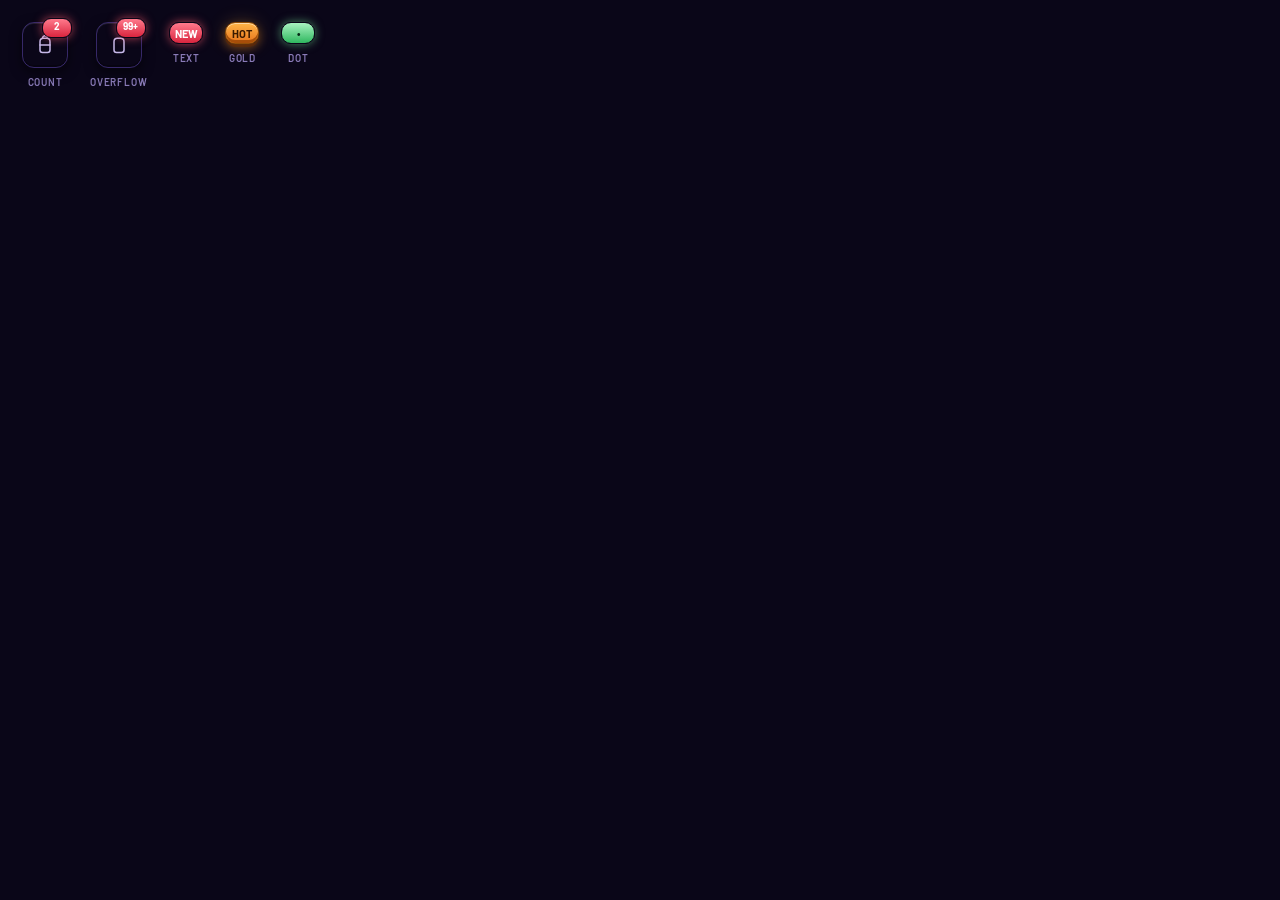
<file: Assets/DesignReference/preview/badges.html>
<!doctype html>
<html><head><meta charset="utf-8"/>
<link rel="stylesheet" href="../ui_kits/mobile/styles.css"/>
<style>
  body { margin: 0; padding: 22px; background: var(--space-void); display: flex; gap: 22px; align-items: flex-start; }
  .col { display: flex; flex-direction: column; gap: 8px; align-items: center; }
  .lbl { font: 600 10px var(--font-ui); letter-spacing: .08em; text-transform: uppercase; color: var(--fg-3); }
  .b { display: inline-flex; align-items: center; justify-content: center; width: 32px; height: 20px; border-radius: 10px; border: 1.5px solid #0A0618; color: #fff; font: 700 11px/1 var(--font-ui); background: linear-gradient(180deg,#FF7A8C,#D9253E); box-shadow: var(--glow-danger); }
  .iconwrap { width: 44px; height: 44px; display: grid; place-items: center; background: var(--grad-panel-raised); border: var(--border-panel); border-radius: 12px; box-shadow: var(--shadow-raised); position: relative; }
</style></head>
<body>
  <div class="col"><div class="iconwrap"><svg width="20" height="20" viewBox="0 0 24 24" fill="none" stroke="#C6B8E8" stroke-width="1.8" stroke-linecap="round" stroke-linejoin="round"><path d="M6 8a4 4 0 0 1 4-4h4a4 4 0 0 1 4 4v10a3 3 0 0 1-3 3H9a3 3 0 0 1-3-3V8Z"/><path d="M9 4a3 3 0 0 1 6 0M6 12h12"/></svg><span class="pf-badge pf-badge--corner">2</span></div><span class="lbl">count</span></div>
  <div class="col"><div class="iconwrap"><svg width="20" height="20" viewBox="0 0 24 24" fill="none" stroke="#C6B8E8" stroke-width="1.8" stroke-linecap="round" stroke-linejoin="round"><path d="M6 8a4 4 0 0 1 4-4h4a4 4 0 0 1 4 4v10a3 3 0 0 1-3 3H9a3 3 0 0 1-3-3V8Z"/></svg><span class="pf-badge pf-badge--corner">99+</span></div><span class="lbl">overflow</span></div>
  <div class="col"><span class="b">NEW</span><span class="lbl">text</span></div>
  <div class="col"><span class="b" style="background:linear-gradient(180deg,#FFB547,#E8751C);box-shadow:var(--shadow-gold);border-color:#8F4E08;color:#3A1A00">HOT</span><span class="lbl">gold</span></div>
  <div class="col"><span class="b" style="background:linear-gradient(180deg,#A8F2C0,#2FB85F);color:#062817;box-shadow:var(--glow-energy);">•</span><span class="lbl">dot</span></div>
</body></html>
</file>
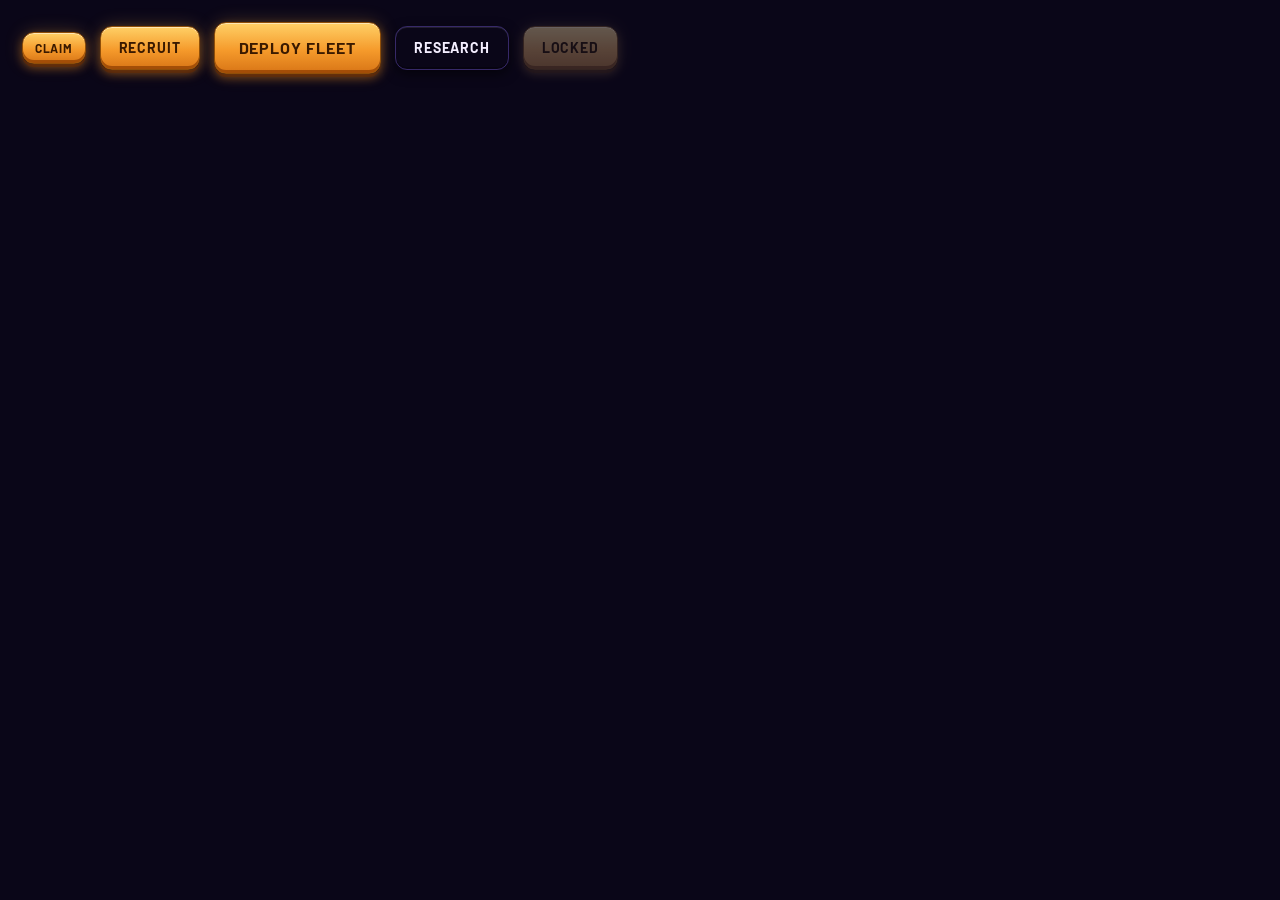
<file: Assets/DesignReference/preview/buttons.html>
<!doctype html>
<html><head><meta charset="utf-8"/>
<link rel="stylesheet" href="../ui_kits/mobile/styles.css"/>
<style>
  body { margin:0; padding: 22px; background: var(--space-void); display: flex; gap: 14px; align-items: center; flex-wrap: wrap; }
</style></head>
<body>
  <button class="pf-btn pf-btn--gold pf-btn--sm">CLAIM</button>
  <button class="pf-btn pf-btn--gold">RECRUIT</button>
  <button class="pf-btn pf-btn--gold pf-btn--lg">DEPLOY FLEET</button>
  <button class="pf-btn pf-btn--ghost">RESEARCH</button>
  <button class="pf-btn pf-btn--gold" disabled>LOCKED</button>
</body></html>
</file>
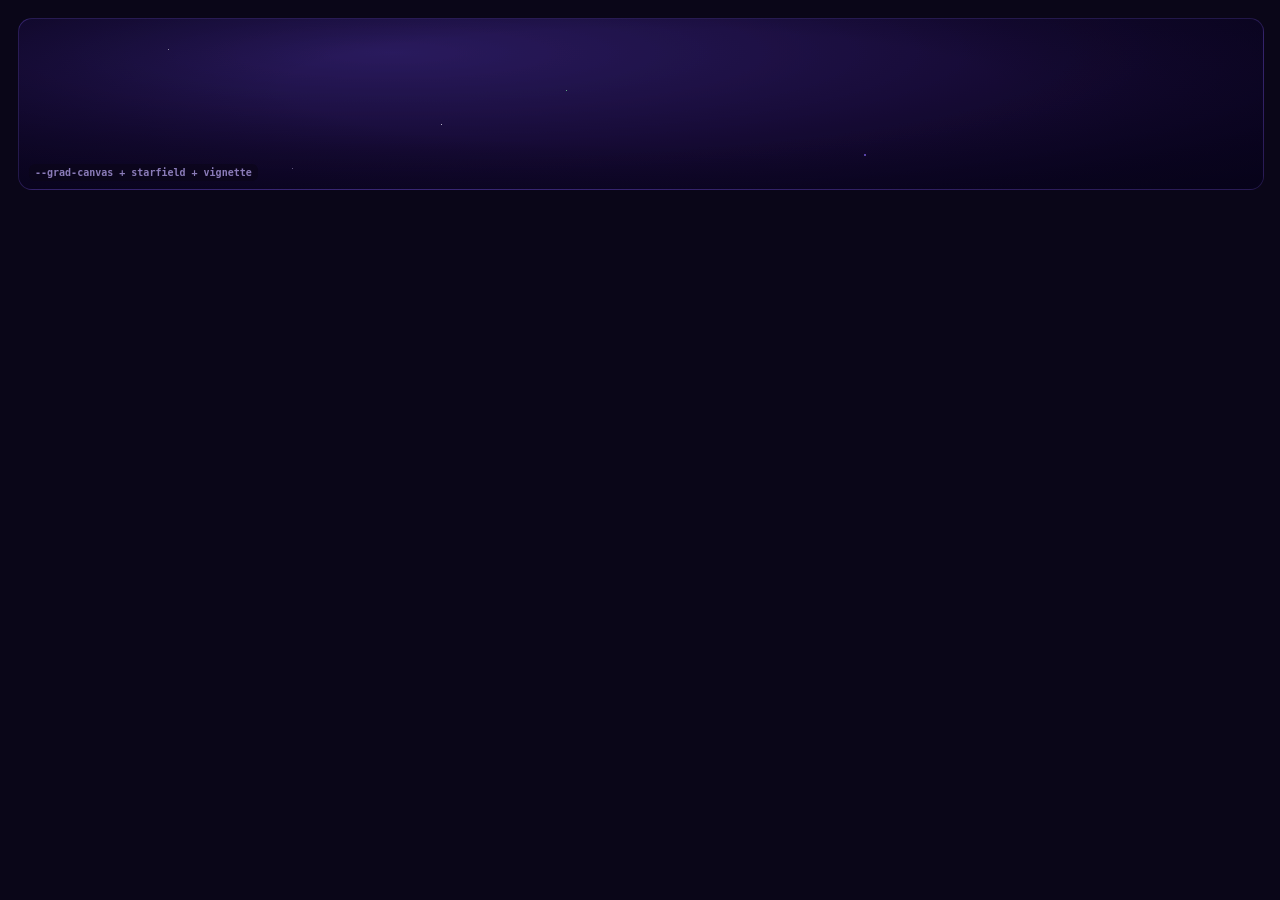
<file: Assets/DesignReference/preview/canvas-bg.html>
<!doctype html>
<html><head><meta charset="utf-8"/>
<link rel="stylesheet" href="../colors_and_type.css"/>
<style>
  body { margin: 0; padding: 18px; background: var(--space-void); font: var(--type-body-sm); color: var(--fg-2); }
  .bg { width: 100%; height: 170px; border-radius: 14px; border: 1px solid rgba(139,108,255,.2); position: relative; overflow: hidden; }
  .canvas { background: var(--grad-canvas); }
  .stars { position: absolute; inset: 0; background-image:
    radial-gradient(1px 1px at 12% 18%, #fff 50%, transparent 50%),
    radial-gradient(1px 1px at 82% 24%, #C6B8E8 50%, transparent 50%),
    radial-gradient(1px 1px at 34% 62%, #fff 50%, transparent 50%),
    radial-gradient(2px 2px at 68% 80%, #8B6CFF 50%, transparent 50%),
    radial-gradient(1.5px 1.5px at 44% 42%, #7BE89B 50%, transparent 50%),
    radial-gradient(1px 1px at 22% 88%, #C6B8E8 50%, transparent 50%); opacity: .7; }
  .vign { position: absolute; inset: 0; background: radial-gradient(ellipse at 50% 40%, transparent 40%, rgba(7,3,26,0.7) 100%); }
  .lbl { position: absolute; bottom: 8px; left: 10px; font: 600 10px var(--font-mono); color: var(--fg-3); background: rgba(10,6,24,.6); padding: 3px 6px; border-radius: 6px; }
</style></head>
<body>
  <div class="bg canvas">
    <div class="stars"></div>
    <div class="vign"></div>
    <span class="lbl">--grad-canvas + starfield + vignette</span>
  </div>
</body></html>
</file>
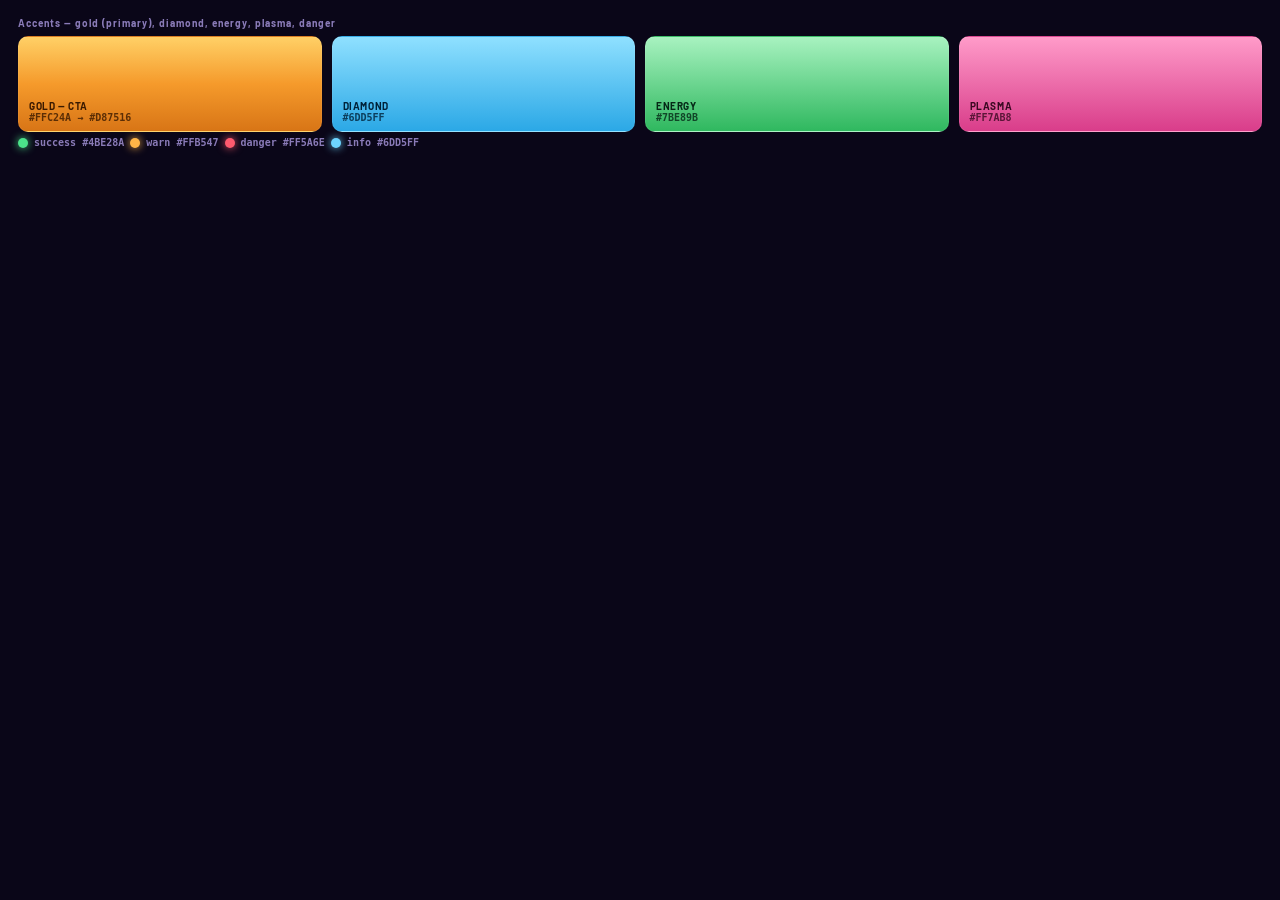
<file: Assets/DesignReference/preview/colors-accents.html>
<!doctype html>
<html><head><meta charset="utf-8"/>
<link rel="stylesheet" href="../colors_and_type.css"/>
<style>
  body { margin: 0; padding: 18px; background: var(--space-void); color: var(--fg-1); font: var(--type-body); }
  .grid { display: grid; grid-template-columns: repeat(4, 1fr); gap: 10px; }
  .sw { border-radius: 10px; height: 78px; display: flex; flex-direction: column; justify-content: flex-end; padding: 8px 10px; border: 1px solid rgba(255,255,255,0.06); }
  .sw .name { font: 700 10px/1.1 var(--font-ui); letter-spacing: .06em; text-transform: uppercase; }
  .sw .hex  { font: 600 10px/1.1 var(--font-mono); opacity: .8; }
  h4 { margin: 0 0 8px; font: 700 10px/1 var(--font-ui); letter-spacing: .1em; color: var(--fg-3); }
  .row { display: flex; gap: 6px; align-items: center; margin-top: 6px; font: 600 10px/1 var(--font-mono); color: var(--fg-3); }
  .dot { width: 10px; height: 10px; border-radius: 50%; box-shadow: 0 0 8px currentColor; }
</style></head>
<body>
  <h4>Accents — gold (primary), diamond, energy, plasma, danger</h4>
  <div class="grid">
    <div class="sw" style="background:linear-gradient(180deg,#FFD066,#F59A2B,#D87516); color:#3A1A00"><span class="name">Gold — CTA</span><span class="hex">#FFC24A → #D87516</span></div>
    <div class="sw" style="background:linear-gradient(180deg,#8FE0FF,#2BA8E6); color:#002239"><span class="name">Diamond</span><span class="hex">#6DD5FF</span></div>
    <div class="sw" style="background:linear-gradient(180deg,#A8F2C0,#2FB85F); color:#062817"><span class="name">Energy</span><span class="hex">#7BE89B</span></div>
    <div class="sw" style="background:linear-gradient(180deg,#FF9BC9,#D93D8A); color:#3A0A22"><span class="name">Plasma</span><span class="hex">#FF7AB8</span></div>
  </div>
  <div class="row">
    <span class="dot" style="color:#4BE28A;background:#4BE28A"></span>success #4BE28A
    <span class="dot" style="color:#FFB547;background:#FFB547"></span>warn #FFB547
    <span class="dot" style="color:#FF5A6E;background:#FF5A6E"></span>danger #FF5A6E
    <span class="dot" style="color:#6DD5FF;background:#6DD5FF"></span>info #6DD5FF
  </div>
</body></html>
</file>
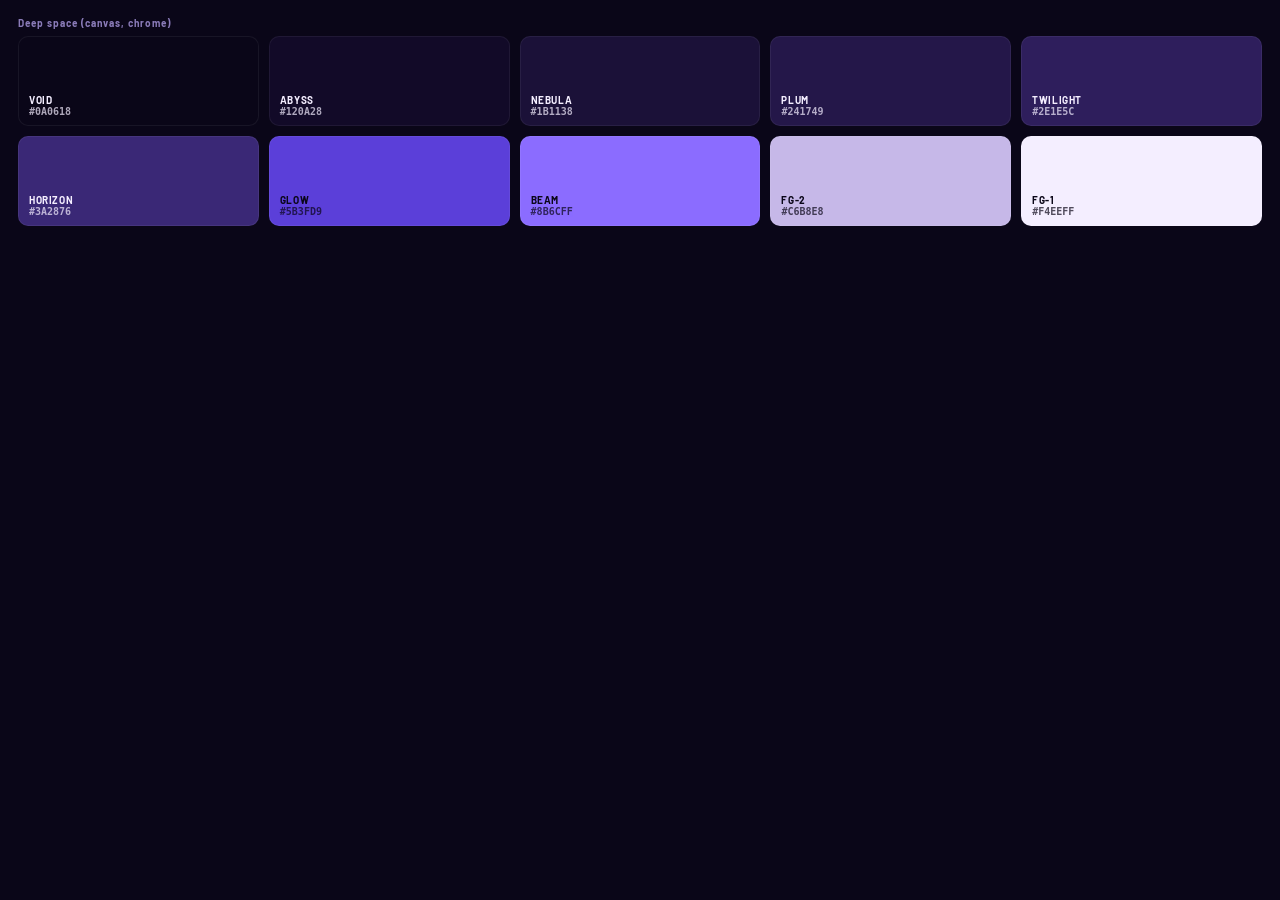
<file: Assets/DesignReference/preview/colors-space.html>
<!doctype html>
<html><head><meta charset="utf-8"/>
<link rel="stylesheet" href="../colors_and_type.css"/>
<style>
  body { margin: 0; padding: 18px; background: var(--space-void); color: var(--fg-1); font: var(--type-body); }
  .grid { display: grid; grid-template-columns: repeat(5, 1fr); gap: 10px; }
  .sw { border-radius: 10px; height: 72px; display: flex; flex-direction: column; justify-content: flex-end; padding: 8px 10px; border: 1px solid rgba(255,255,255,0.06); position: relative; overflow: hidden; }
  .sw .name { font: 700 10px/1.1 var(--font-ui); letter-spacing: .06em; text-transform: uppercase; }
  .sw .hex  { font: 600 10px/1.1 var(--font-mono); opacity: .7; }
  .sw.dark .name, .sw.dark .hex { color: #F4EEFF; }
  .sw.light .name, .sw.light .hex { color: #0A0618; }
  h4 { margin: 0 0 8px; font: 700 10px/1 var(--font-ui); letter-spacing: .1em; color: var(--fg-3); }
</style></head>
<body>
  <h4>Deep space (canvas, chrome)</h4>
  <div class="grid">
    <div class="sw dark" style="background:#0A0618"><span class="name">Void</span><span class="hex">#0A0618</span></div>
    <div class="sw dark" style="background:#120A28"><span class="name">Abyss</span><span class="hex">#120A28</span></div>
    <div class="sw dark" style="background:#1B1138"><span class="name">Nebula</span><span class="hex">#1B1138</span></div>
    <div class="sw dark" style="background:#241749"><span class="name">Plum</span><span class="hex">#241749</span></div>
    <div class="sw dark" style="background:#2E1E5C"><span class="name">Twilight</span><span class="hex">#2E1E5C</span></div>
    <div class="sw dark" style="background:#3A2876"><span class="name">Horizon</span><span class="hex">#3A2876</span></div>
    <div class="sw light" style="background:#5B3FD9"><span class="name">Glow</span><span class="hex">#5B3FD9</span></div>
    <div class="sw light" style="background:#8B6CFF"><span class="name">Beam</span><span class="hex">#8B6CFF</span></div>
    <div class="sw light" style="background:#C6B8E8"><span class="name">fg-2</span><span class="hex">#C6B8E8</span></div>
    <div class="sw light" style="background:#F4EEFF"><span class="name">fg-1</span><span class="hex">#F4EEFF</span></div>
  </div>
</body></html>
</file>
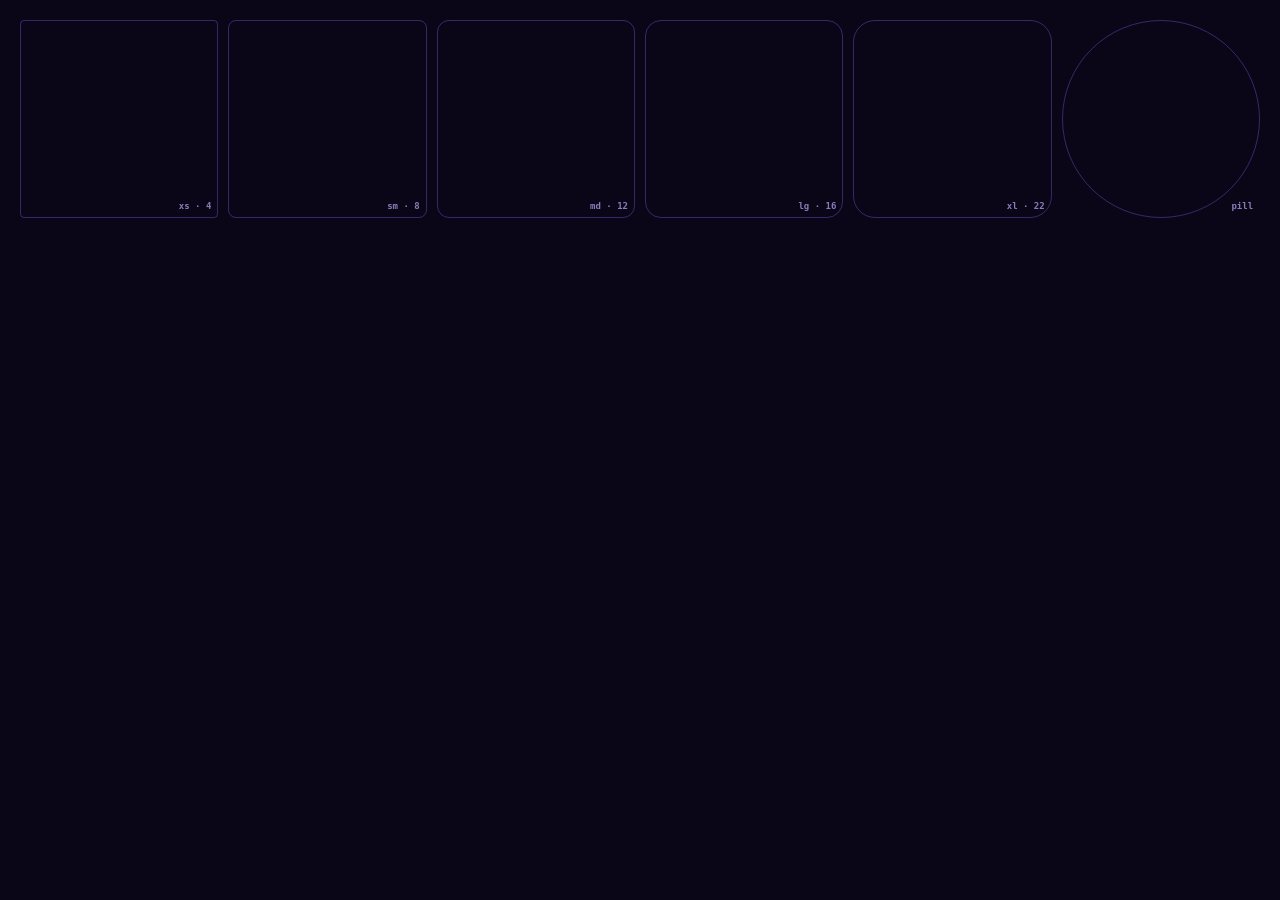
<file: Assets/DesignReference/preview/radii.html>
<!doctype html>
<html><head><meta charset="utf-8"/>
<link rel="stylesheet" href="../colors_and_type.css"/>
<style>
  body { margin: 0; padding: 20px; background: var(--space-void); color: var(--fg-1); font: var(--type-body); }
  .grid { display: grid; grid-template-columns: repeat(6, 1fr); gap: 10px; }
  .r { aspect-ratio: 1; background: var(--grad-panel-raised); border: var(--border-panel); display: grid; place-items: end; padding: 6px; }
  .r .lbl { font: 600 9px/1 var(--font-mono); color: var(--fg-3); }
  .r-xs { border-radius: 4px; }
  .r-sm { border-radius: 8px; }
  .r-md { border-radius: 12px; }
  .r-lg { border-radius: 16px; }
  .r-xl { border-radius: 22px; }
  .r-pill { border-radius: 999px; }
</style></head>
<body>
  <div class="grid">
    <div class="r r-xs"><span class="lbl">xs · 4</span></div>
    <div class="r r-sm"><span class="lbl">sm · 8</span></div>
    <div class="r r-md"><span class="lbl">md · 12</span></div>
    <div class="r r-lg"><span class="lbl">lg · 16</span></div>
    <div class="r r-xl"><span class="lbl">xl · 22</span></div>
    <div class="r r-pill"><span class="lbl">pill</span></div>
  </div>
</body></html>
</file>
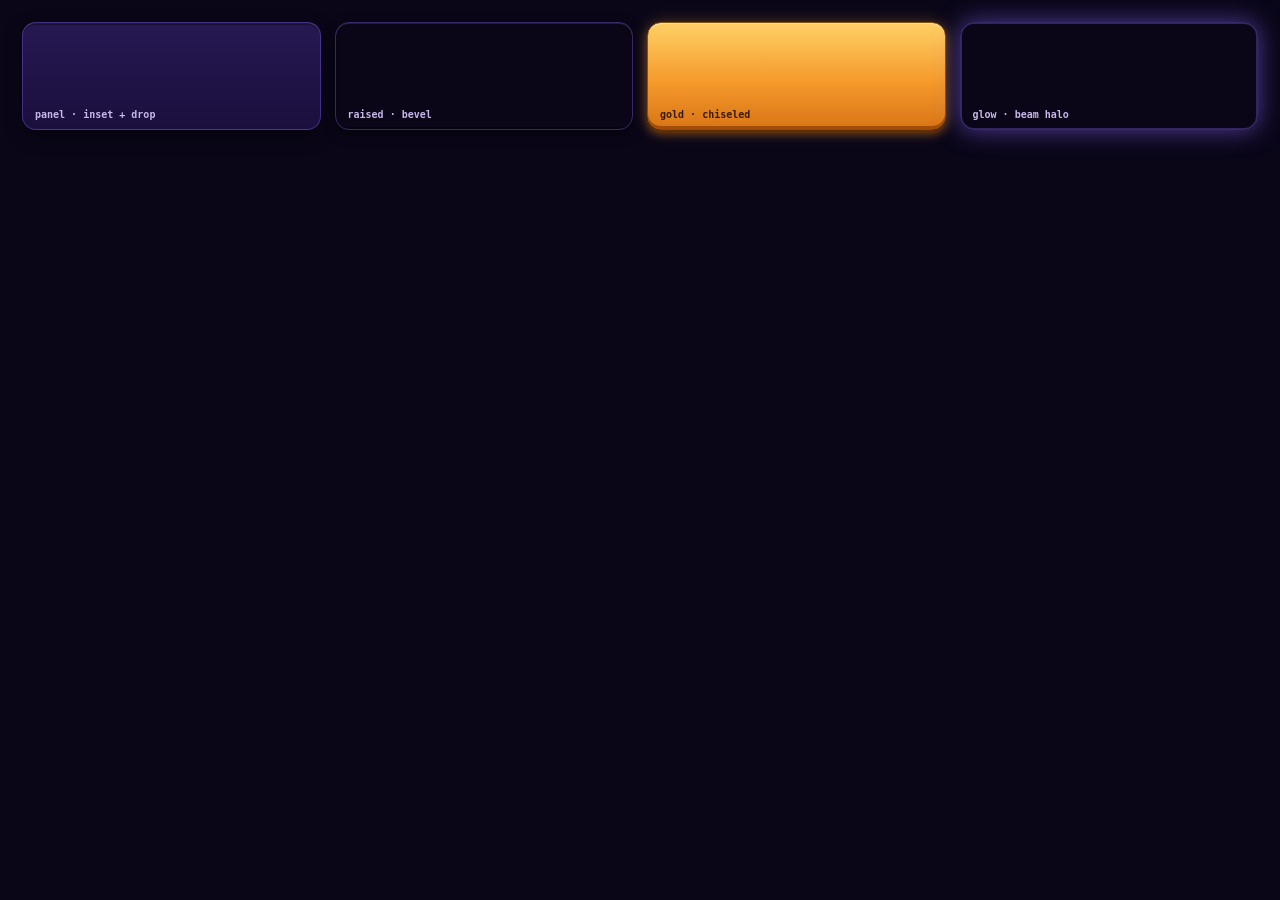
<file: Assets/DesignReference/preview/shadows.html>
<!doctype html>
<html><head><meta charset="utf-8"/>
<link rel="stylesheet" href="../colors_and_type.css"/>
<style>
  body { margin: 0; padding: 22px; background: var(--space-void); color: var(--fg-1); font: var(--type-body-sm); }
  .row { display: grid; grid-template-columns: repeat(4, 1fr); gap: 14px; }
  .box { height: 90px; border-radius: 14px; display: flex; align-items: flex-end; padding: 8px 12px; font: 600 10px/1.2 var(--font-mono); color: var(--fg-2); }
  .panel { background: var(--grad-panel); border: var(--border-panel); box-shadow: var(--shadow-panel); }
  .raised { background: var(--grad-panel-raised); border: var(--border-panel); box-shadow: var(--shadow-raised); }
  .gold { background: var(--grad-gold); border: 1px solid #8F4E08; box-shadow: var(--shadow-gold); color: #3A1A00; }
  .glow { background: var(--grad-panel-raised); border: var(--border-panel); box-shadow: 0 0 0 1px rgba(139,108,255,.3) inset, 0 0 24px rgba(139,108,255,.55); }
</style></head>
<body>
  <div class="row">
    <div class="box panel">panel · inset + drop</div>
    <div class="box raised">raised · bevel</div>
    <div class="box gold">gold · chiseled</div>
    <div class="box glow">glow · beam halo</div>
  </div>
</body></html>
</file>
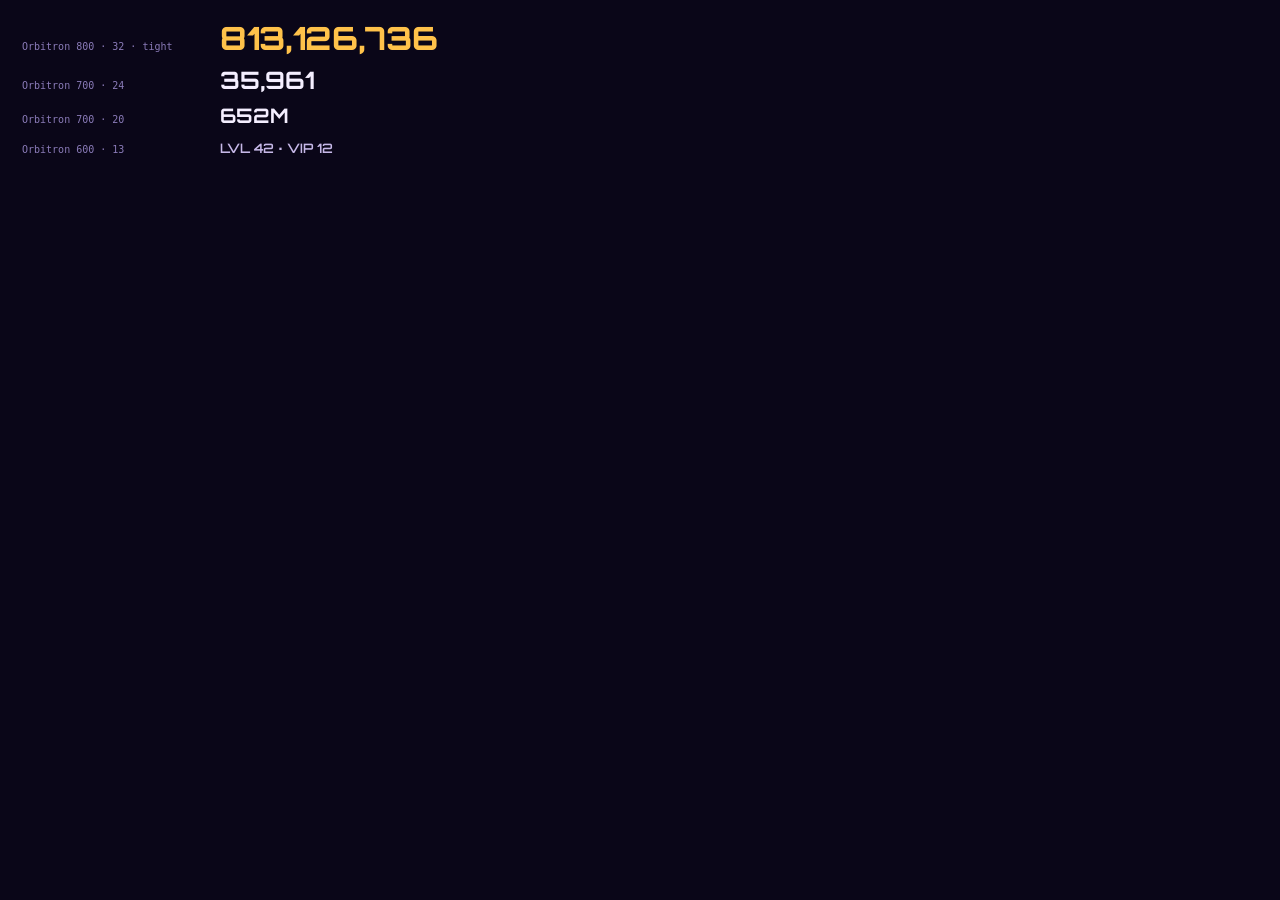
<file: Assets/DesignReference/preview/type-display.html>
<!doctype html>
<html><head><meta charset="utf-8"/>
<link rel="stylesheet" href="../colors_and_type.css"/>
<style>
  body { margin: 0; padding: 22px; background: var(--space-void); color: var(--fg-1); }
  .row { display: flex; align-items: baseline; gap: 18px; margin-bottom: 14px; }
  .spec { font: 500 10px/1 var(--font-mono); color: var(--fg-3); width: 180px; flex-shrink: 0; }
  .sample.stat-lg { font: 800 32px/1 var(--font-display); color: var(--gold-1); letter-spacing: -.01em; }
  .sample.stat-md { font: 700 20px/1 var(--font-display); color: var(--fg-1); }
  .sample.num    { font: 700 24px/1 var(--font-display); color: var(--fg-1); }
</style></head>
<body>
  <div class="row"><span class="spec">Orbitron 800 · 32 · tight</span><span class="sample stat-lg">813,126,736</span></div>
  <div class="row"><span class="spec">Orbitron 700 · 24</span><span class="sample num">35,961</span></div>
  <div class="row"><span class="spec">Orbitron 700 · 20</span><span class="sample stat-md">652M</span></div>
  <div class="row"><span class="spec">Orbitron 600 · 13</span><span class="sample" style="font:600 13px var(--font-display); color:var(--fg-2)">LVL 42 · VIP 12</span></div>
</body></html>
</file>
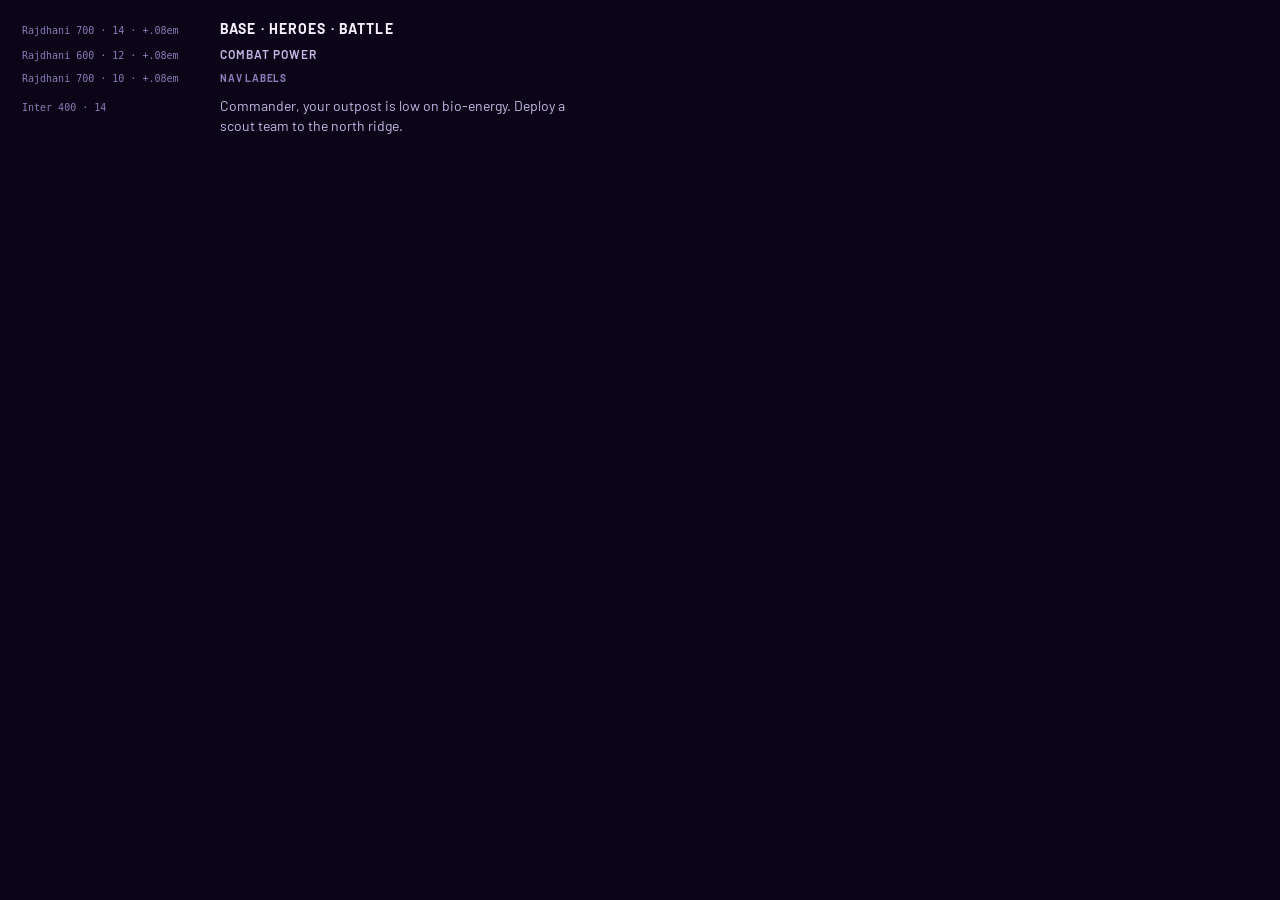
<file: Assets/DesignReference/preview/type-ui-body.html>
<!doctype html>
<html><head><meta charset="utf-8"/>
<link rel="stylesheet" href="../colors_and_type.css"/>
<style>
  body { margin: 0; padding: 22px; background: var(--space-void); color: var(--fg-1); }
  .row { display: flex; align-items: baseline; gap: 18px; margin-bottom: 12px; }
  .spec { font: 500 10px/1 var(--font-mono); color: var(--fg-3); width: 180px; flex-shrink: 0; }
  .cap   { font: 700 14px/1 var(--font-ui); letter-spacing: .08em; text-transform: uppercase; }
  .cap-md { font: 600 12px/1 var(--font-ui); letter-spacing: .08em; text-transform: uppercase; color: var(--fg-2); }
  .cap-sm { font: 700 10px/1 var(--font-ui); letter-spacing: .08em; text-transform: uppercase; color: var(--fg-3); }
  .body  { font: 400 14px/1.45 var(--font-body); color: var(--fg-2); max-width: 380px; }
</style></head>
<body>
  <div class="row"><span class="spec">Rajdhani 700 · 14 · +.08em</span><span class="cap">Base · Heroes · Battle</span></div>
  <div class="row"><span class="spec">Rajdhani 600 · 12 · +.08em</span><span class="cap-md">Combat Power</span></div>
  <div class="row"><span class="spec">Rajdhani 700 · 10 · +.08em</span><span class="cap-sm">Nav Labels</span></div>
  <div class="row"><span class="spec">Inter 400 · 14</span><span class="body">Commander, your outpost is low on bio-energy. Deploy a scout team to the north ridge.</span></div>
</body></html>
</file>
<file: Assets/DesignReference/ui_kits/mobile/styles.css>
/* =========================================================
   Planetfall Survival — UI Kit styles
   Consumes design tokens from ../../colors_and_type.css
   ========================================================= */

@import url('../../colors_and_type.css');

/* ---------- Device frame ---------- */
.pf-device {
  --device-w: 412px;
  width: var(--device-w);
  height: 892px;
  margin: 40px auto;
  border-radius: 44px;
  background: #000;
  padding: 10px;
  box-shadow:
    0 0 0 1.5px #2A1F4A,
    0 0 0 8px #0A0618,
    0 30px 60px rgba(0,0,0,0.6),
    0 10px 30px rgba(91, 63, 217, 0.25);
  position: relative;
}
.pf-screen {
  width: 100%;
  height: 100%;
  border-radius: 34px;
  overflow: hidden;
  background: var(--grad-canvas);
  position: relative;
  display: flex;
  flex-direction: column;
}
.pf-notch {
  position: absolute;
  top: 18px;
  left: 50%;
  transform: translateX(-50%);
  width: 110px;
  height: 28px;
  background: #000;
  border-radius: 18px;
  z-index: 100;
}
.pf-statusbar {
  height: 44px;
  padding: 14px 28px 0;
  display: flex;
  justify-content: space-between;
  align-items: center;
  font: 600 14px/1 var(--font-body);
  color: var(--fg-1);
  z-index: 10;
}
.pf-statusbar-icons { display: flex; gap: 6px; align-items: center; }

/* ========================================================
   TOP BAR
   ======================================================== */
.pf-topbar {
  display: flex;
  align-items: center;
  gap: 10px;
  padding: 8px 14px;
  margin: 6px 10px 0;
  background: var(--grad-panel);
  border: var(--border-panel);
  border-radius: var(--r-xl);
  box-shadow: var(--shadow-panel);
  position: relative;
  z-index: 5;
}
.pf-topbar-left { background: none; border: 0; padding: 0; cursor: pointer; }
.pf-topbar-center { flex: 1; min-width: 0; padding: 0 4px; }
.pf-topbar-right { display: flex; gap: 8px; }

/* ---------- Avatar ---------- */
.pf-avatar { position: relative; display: inline-block; }
.pf-avatar-frame {
  width: 100%; height: 100%;
  border-radius: 14px;
  background: linear-gradient(180deg, #3A2876 0%, #1A0F3D 100%);
  border: 1.5px solid rgba(139, 108, 255, 0.55);
  overflow: hidden;
  display: grid; place-items: center;
  box-shadow: var(--shadow-raised);
}
.pf-avatar-frame img { width: 100%; height: 100%; object-fit: cover; }
.pf-avatar-placeholder { width: 100%; height: 100%; display: grid; place-items: center; }
.pf-avatar-level {
  position: absolute;
  bottom: -6px; right: -6px;
  min-width: 22px; height: 20px; padding: 0 5px;
  background: var(--grad-gold);
  border: 1px solid #8F4E08;
  border-radius: 10px;
  font: 700 11px/20px var(--font-ui);
  color: #3A1A00;
  text-align: center;
  box-shadow: 0 2px 4px rgba(0,0,0,0.5);
}

/* ---------- Combat Power ---------- */
.pf-cp { display: flex; flex-direction: column; gap: 2px; min-width: 0; }
.pf-cp-row { display: flex; align-items: center; gap: 4px; min-width: 0; }
.pf-cp-bolt { display: flex; filter: drop-shadow(0 0 4px rgba(255,194,74,.55)); }
.pf-cp-value {
  font: 800 22px/1 var(--font-display);
  color: var(--gold-1);
  letter-spacing: -0.01em;
  text-shadow: 0 1px 0 rgba(0,0,0,0.5), 0 0 12px rgba(255,194,74,0.35);
  white-space: nowrap;
  overflow: hidden;
  text-overflow: ellipsis;
}
.pf-cp-label {
  font: 600 10px/1 var(--font-ui);
  color: var(--fg-3);
  letter-spacing: var(--track-caps);
}

/* ---------- Icon Button ---------- */
.pf-iconbtn {
  width: 44px; height: 44px;
  border-radius: var(--r-md);
  display: grid; place-items: center;
  cursor: pointer;
  position: relative;
  border: 0;
  transition: transform 160ms cubic-bezier(.2,.8,.2,1), filter 160ms;
}
.pf-iconbtn:active { transform: translateY(1px); filter: brightness(.92); }
.pf-iconbtn--gold {
  background: var(--grad-gold);
  border: 1px solid #8F4E08;
  box-shadow: var(--shadow-gold);
}
.pf-iconbtn--ghost {
  background: var(--grad-panel-raised);
  border: var(--border-panel);
  box-shadow: var(--shadow-raised);
}

/* ---------- Badge ---------- */
.pf-badge {
  min-width: 18px; height: 18px;
  padding: 0 5px;
  border-radius: 9px;
  background: linear-gradient(180deg, #FF7A8C 0%, #D9253E 100%);
  border: 1.5px solid #0A0618;
  font: 700 10px/15px var(--font-ui);
  color: #fff;
  text-align: center;
  letter-spacing: 0.02em;
  box-shadow: var(--glow-danger);
}
.pf-badge--corner { position: absolute; top: -5px; right: -5px; }
.pf-badge--nav { position: absolute; top: -4px; right: -8px; }

/* ========================================================
   RESOURCE STRIP
   ======================================================== */
.pf-resources {
  display: flex;
  align-items: center;
  gap: 5px;
  padding: 8px 8px 0;
  margin: 4px 10px 0;
  flex-wrap: nowrap;
  overflow-x: auto;
  overflow-y: visible;
  scrollbar-width: none;
}
.pf-resources::-webkit-scrollbar { display: none; }
.pf-resources > * { flex-shrink: 0; }
.pf-resources .pf-time { font-size: 10px; padding: 4px 7px; letter-spacing: 0.02em; }
.pf-resources .pf-vip  { font-size: 11px; padding: 4px 8px; }
.pf-resources .pf-chip { font-size: 11px; padding: 3px 3px 3px 6px; gap: 4px; }
.pf-resources .pf-chip-add { width: 16px; height: 16px; }
.pf-resources::-webkit-scrollbar { display: none; }

.pf-time {
  display: inline-flex; align-items: center; gap: 5px;
  padding: 5px 9px;
  flex-shrink: 0;
  background: rgba(26, 15, 61, 0.75);
  border: var(--border-thin);
  border-radius: var(--r-pill);
  font: 600 11px/1 var(--font-ui);
  color: var(--fg-2);
  letter-spacing: 0.04em;
  white-space: nowrap;
}

.pf-vip {
  display: inline-flex; align-items: center; gap: 3px;
  padding: 5px 10px;
  background: var(--grad-vip);
  border: 1px solid #8F4E08;
  border-radius: var(--r-pill);
  font: 700 12px/1 var(--font-ui);
  color: #3A1A00;
  letter-spacing: 0.04em;
  box-shadow: var(--shadow-gold);
  white-space: nowrap;
}
.pf-vip-label { font-weight: 800; }
.pf-vip-level { font-weight: 800; }

.pf-chip {
  display: inline-flex; align-items: center; gap: 5px;
  padding: 4px 4px 4px 8px;
  background: rgba(26, 15, 61, 0.85);
  border: var(--border-panel);
  border-radius: var(--r-pill);
  font: 700 12px/1 var(--font-display);
  color: var(--fg-1);
  white-space: nowrap;
  position: relative;
}
.pf-chip--diamond { box-shadow: 0 0 0 1px rgba(109, 213, 255, 0.25) inset, var(--glow-diamond); }
.pf-chip--energy  { box-shadow: 0 0 0 1px rgba(123, 232, 155, 0.25) inset, var(--glow-energy); }
.pf-chip-icon { display: flex; }
.pf-chip-value { padding: 0 2px; }
.pf-chip-add {
  width: 18px; height: 18px;
  border-radius: 50%;
  background: var(--grad-gold);
  border: 1px solid #8F4E08;
  display: grid; place-items: center;
  cursor: pointer;
  padding: 0;
  box-shadow: 0 1px 2px rgba(0,0,0,.5), 0 0 8px rgba(255,194,74,.35);
}

/* ========================================================
   CANVAS (3D viewport area)
   ======================================================== */
.pf-canvas {
  flex: 1;
  margin: 8px 10px;
  border-radius: var(--r-xl);
  background: var(--grad-canvas);
  border: var(--border-panel);
  position: relative;
  overflow: hidden;
  box-shadow: 0 8px 30px rgba(0,0,0,0.5) inset;
}
.pf-canvas-stars {
  position: absolute; inset: 0;
  background-image:
    radial-gradient(1px 1px at 12% 18%, #fff 50%, transparent 50%),
    radial-gradient(1px 1px at 82% 24%, #C6B8E8 50%, transparent 50%),
    radial-gradient(1px 1px at 34% 62%, #fff 50%, transparent 50%),
    radial-gradient(2px 2px at 68% 80%, #8B6CFF 50%, transparent 50%),
    radial-gradient(1px 1px at 92% 54%, #fff 50%, transparent 50%),
    radial-gradient(1px 1px at 22% 88%, #C6B8E8 50%, transparent 50%),
    radial-gradient(1px 1px at 54% 12%, #fff 50%, transparent 50%),
    radial-gradient(1.5px 1.5px at 44% 42%, #7BE89B 50%, transparent 50%);
  opacity: .7;
}
.pf-canvas-vignette {
  position: absolute; inset: 0;
  background: radial-gradient(ellipse at 50% 40%, transparent 40%, rgba(7,3,26,0.65) 100%);
  pointer-events: none;
}

/* ========================================================
   BOTTOM NAV
   ======================================================== */
.pf-nav {
  display: grid;
  grid-template-columns: repeat(6, 1fr);
  gap: 2px;
  padding: 6px 8px 14px;
  margin: 0 10px 8px;
  background: var(--grad-panel);
  border: var(--border-panel);
  border-radius: var(--r-xl);
  box-shadow: var(--shadow-panel);
  position: relative;
  z-index: 5;
}
.pf-nav-item {
  display: flex; flex-direction: column; align-items: center; gap: 2px;
  padding: 8px 2px 4px;
  background: none;
  border: 0;
  cursor: pointer;
  color: var(--fg-3);
  transition: color 180ms;
  border-radius: var(--r-md);
  position: relative;
}
.pf-nav-item:hover { color: var(--fg-2); }
.pf-nav-item.is-active { color: var(--fg-1); }
.pf-nav-icon-wrap {
  position: relative;
  width: 34px; height: 34px;
  display: grid; place-items: center;
}
.pf-nav-active-ring {
  position: absolute;
  inset: -4px;
  border-radius: 50%;
  background: radial-gradient(circle, rgba(139,108,255,0.45) 0%, rgba(139,108,255,0) 70%);
  box-shadow: 0 0 16px rgba(139,108,255,0.6);
  animation: pf-pulse 2.2s ease-in-out infinite;
}
@keyframes pf-pulse {
  0%, 100% { opacity: .6; transform: scale(1); }
  50%      { opacity: 1;  transform: scale(1.08); }
}
.pf-nav-item.is-active::before {
  content: '';
  position: absolute;
  top: 0;
  left: 50%;
  transform: translateX(-50%);
  width: 28px;
  height: 3px;
  border-radius: 0 0 3px 3px;
  background: var(--grad-active-tab);
  box-shadow: 0 0 10px rgba(139,108,255,0.9);
}
.pf-nav-label {
  font: 700 10px/1.1 var(--font-ui);
  letter-spacing: var(--track-caps);
}

/* ========================================================
   BUTTONS
   ======================================================== */
.pf-btn {
  display: inline-flex; align-items: center; justify-content: center;
  gap: 8px;
  padding: 0 18px;
  height: 44px;
  border-radius: var(--r-md);
  font: 700 14px/1 var(--font-ui);
  letter-spacing: var(--track-caps);
  text-transform: uppercase;
  cursor: pointer;
  border: 0;
  transition: transform 160ms cubic-bezier(.2,.8,.2,1), filter 160ms;
}
.pf-btn:active { transform: translateY(1px); filter: brightness(.94); }
.pf-btn:disabled { opacity: .4; cursor: not-allowed; filter: grayscale(.5); }
.pf-btn--sm { height: 32px; padding: 0 12px; font-size: 12px; }
.pf-btn--lg { height: 52px; padding: 0 24px; font-size: 16px; }

.pf-btn--gold {
  background: var(--grad-gold);
  color: #3A1A00;
  border: 1px solid #8F4E08;
  box-shadow: var(--shadow-gold);
}
.pf-btn--ghost {
  background: var(--grad-panel-raised);
  color: var(--fg-1);
  border: var(--border-panel);
  box-shadow: var(--shadow-raised);
}

/* ========================================================
   PANEL
   ======================================================== */
.pf-panel {
  background: var(--grad-panel);
  border: var(--border-panel);
  border-radius: var(--r-lg);
  box-shadow: var(--shadow-panel);
  padding: 14px 16px;
}
.pf-panel-title {
  font: 700 12px/1.2 var(--font-ui);
  letter-spacing: var(--track-caps);
  text-transform: uppercase;
  color: var(--fg-3);
  margin-bottom: 8px;
}

/* ========================================================
   FLOATING BASE BUTTONS (quest/recruit/etc — overlays on canvas)
   ======================================================== */
.pf-float-group {
  position: absolute;
  display: flex;
  flex-direction: column;
  gap: 10px;
}
.pf-float-group--left  { left: 12px; top: 20px; }
.pf-float-group--right { right: 12px; top: 20px; }
.pf-float-group--bottom { bottom: 16px; left: 12px; right: 12px; display: flex; flex-direction: row; justify-content: space-between; }

.pf-float-btn {
  width: 52px; height: 52px;
  border-radius: 50%;
  background: radial-gradient(circle at 30% 20%, #4A2EA8 0%, #1A0F3D 80%);
  border: 1.5px solid rgba(139, 108, 255, 0.55);
  display: grid; place-items: center;
  cursor: pointer;
  color: var(--fg-1);
  box-shadow: var(--shadow-raised), 0 0 14px rgba(91, 63, 217, 0.35);
  position: relative;
}
.pf-float-btn--gold {
  background: var(--grad-gold);
  border-color: #8F4E08;
  color: #3A1A00;
  box-shadow: var(--shadow-gold);
}
.pf-float-btn-label {
  position: absolute;
  bottom: -16px;
  left: 50%;
  transform: translateX(-50%);
  font: 700 10px/1 var(--font-ui);
  letter-spacing: var(--track-caps);
  color: var(--fg-1);
  text-shadow: 0 1px 2px #000;
  white-space: nowrap;
}

/* ========================================================
   SCREEN SHELL — shared across Heroes/Backpack/Alliance/Battle
   ======================================================== */
.pf-screen-shell { display: flex; flex-direction: column; flex: 1; min-height: 0; }

.pf-screen-header {
  display: flex; align-items: center; gap: 10px;
  padding: 8px 12px;
  margin: 8px 10px 0;
  background: var(--grad-panel);
  border: var(--border-panel);
  border-radius: var(--r-lg);
  box-shadow: var(--shadow-panel);
  flex-shrink: 0;
}
.pf-back-btn {
  width: 38px; height: 38px;
  border-radius: var(--r-md);
  background: var(--grad-panel-hi);
  border: var(--border-panel);
  display: grid; place-items: center;
  cursor: pointer;
  box-shadow: var(--shadow-raised);
  color: var(--fg-1);
}
.pf-screen-title { font: var(--type-screen-title); color: var(--fg-1); flex: 1; }

/* ========================================================
   TABS — Resources/Speedup/Bonus/Gear/Other style
   ======================================================== */
.pf-tabs {
  display: flex;
  gap: 4px;
  padding: 0 12px;
  margin: 10px 10px 6px;
}
.pf-tab {
  flex: 1;
  padding: 10px 6px;
  background: var(--grad-panel);
  border: var(--border-panel);
  border-radius: var(--r-md) var(--r-md) 0 0;
  font: var(--type-tab);
  color: var(--fg-3);
  cursor: pointer;
  text-align: center;
  border-bottom: 0;
  transition: color 160ms, background 160ms;
}
.pf-tab.is-active {
  background: var(--grad-panel-hi);
  color: var(--fg-1);
  box-shadow: 0 -2px 0 var(--space-beam) inset, 0 1px 0 rgba(255,255,255,0.08) inset;
}

/* ========================================================
   SORT / DROPDOWN
   ======================================================== */
.pf-sort {
  display: inline-flex; align-items: center; gap: 8px;
  padding: 8px 10px 8px 14px;
  background: var(--grad-panel-hi);
  border: var(--border-panel);
  border-radius: var(--r-md);
  font: var(--type-label);
  color: var(--fg-1);
  cursor: pointer;
  box-shadow: var(--shadow-raised);
}
.pf-sort-label { color: var(--fg-2); }

/* ========================================================
   HEROES grid
   ======================================================== */
.pf-heroes-body {
  flex: 1;
  min-height: 0;
  overflow-y: auto;
  padding: 10px 12px 12px;
  margin: 0 10px;
  background: var(--grad-panel);
  border: var(--border-panel);
  border-radius: var(--r-lg);
  box-shadow: var(--shadow-panel);
}
.pf-heroes-grid {
  display: grid;
  grid-template-columns: repeat(4, 1fr);
  gap: 8px;
}
.pf-hero-card {
  aspect-ratio: 3 / 5;
  background: var(--grad-hero-card);
  border: 1.5px solid rgba(139,108,255,0.5);
  border-radius: var(--r-md);
  position: relative;
  overflow: hidden;
  box-shadow: var(--shadow-cell);
  cursor: pointer;
}
.pf-hero-portrait {
  position: absolute; inset: 0;
  background: radial-gradient(ellipse at 50% 30%, #4A2EA8 0%, #1A0F3D 70%);
  display: grid; place-items: center;
}
.pf-hero-portrait svg { filter: drop-shadow(0 2px 4px rgba(0,0,0,0.5)); }
.pf-hero-rank {
  position: absolute; top: 4px; left: 4px;
  width: 22px; height: 22px;
  background: var(--grad-panel-hi);
  border: 1px solid rgba(139,108,255,0.55);
  border-radius: 50%;
  display: grid; place-items: center;
}
.pf-hero-tier {
  position: absolute; top: 4px; right: 4px;
  padding: 2px 6px;
  background: var(--grad-gold);
  border: 1px solid var(--gold-border);
  border-radius: var(--r-xs);
  font: 800 10px/1 var(--font-display);
  color: #3A1A00;
}
.pf-hero-new-dot {
  position: absolute; top: -3px; right: -3px;
  width: 10px; height: 10px;
  border-radius: 50%;
  background: var(--danger);
  border: 1.5px solid var(--space-abyss);
  box-shadow: var(--glow-danger);
}
.pf-hero-meta {
  position: absolute; bottom: 0; left: 0; right: 0;
  padding: 6px 6px 6px;
  background: linear-gradient(180deg, transparent 0%, rgba(10,6,24,0.9) 40%);
}
.pf-hero-level {
  font: 800 11px/1 var(--font-display);
  color: var(--fg-1);
  text-shadow: 0 1px 2px #000;
}
.pf-hero-stars {
  display: flex; gap: 1px; margin-top: 3px;
}
.pf-star {
  width: 8px; height: 8px;
  clip-path: polygon(50% 0, 61% 35%, 98% 35%, 68% 57%, 79% 91%, 50% 70%, 21% 91%, 32% 57%, 2% 35%, 39% 35%);
}
.pf-star.lit  { background: var(--space-beam); }
.pf-star.dim  { background: var(--fg-4); }
.pf-star.gold { background: var(--gold-1); }

/* ========================================================
   LOOT CELLS — Backpack grid
   ======================================================== */
.pf-cells-grid {
  display: grid;
  grid-template-columns: repeat(4, 1fr);
  gap: 8px;
}
.pf-cell {
  aspect-ratio: 1;
  border-radius: var(--r-md);
  border: 1.5px solid rgba(255,255,255,0.22);
  box-shadow: var(--shadow-cell);
  position: relative;
  display: grid;
  place-items: center;
  overflow: hidden;
}
.pf-cell--common { background: var(--grad-cell-common); }
.pf-cell--rare   { background: var(--grad-cell-rare); }
.pf-cell--epic   { background: var(--grad-cell-epic); }
.pf-cell--legend { background: var(--grad-cell-legend); }
.pf-cell--myth   { background: var(--grad-cell-myth); }
.pf-cell--energy { background: var(--grad-cell-energy); }
.pf-cell-icon { filter: drop-shadow(0 2px 3px rgba(0,0,0,0.35)); }
.pf-cell-qty {
  position: absolute; top: 4px; left: 6px;
  padding: 2px 6px;
  background: rgba(10,6,24,0.7);
  border-radius: var(--r-xs);
  font: 700 10px/1 var(--font-display);
  color: var(--fg-1);
}
.pf-cell-count {
  position: absolute; bottom: 3px; right: 6px;
  font: 800 13px/1 var(--font-display);
  color: #fff;
  text-shadow: 0 1px 2px rgba(0,0,0,0.8), 0 0 4px rgba(0,0,0,0.5);
}

/* ========================================================
   ALLIANCE menu — 2-col grid of big buttons
   ======================================================== */
.pf-alliance-card {
  margin: 8px 10px 0;
  padding: 10px;
  background: var(--grad-panel);
  border: var(--border-panel);
  border-radius: var(--r-lg);
  box-shadow: var(--shadow-panel);
  display: flex; gap: 12px;
}
.pf-crest {
  width: 90px; height: 100px;
  background: var(--grad-gold);
  border: 1.5px solid var(--gold-border);
  border-radius: var(--r-md);
  display: grid; place-items: center;
  box-shadow: var(--shadow-gold);
  flex-shrink: 0;
}
.pf-alliance-info { flex: 1; display: flex; flex-direction: column; gap: 2px; }
.pf-alliance-name { font: 800 18px/1.1 var(--font-display); color: var(--gold-1); text-shadow: 0 1px 0 rgba(0,0,0,0.5); }
.pf-alliance-row  { display: flex; justify-content: space-between; font: var(--type-body-sm); color: var(--fg-2); }
.pf-alliance-row .k { color: var(--fg-3); }

.pf-menu-grid {
  display: grid;
  grid-template-columns: 1fr 1fr;
  gap: 10px;
  padding: 10px;
  flex: 1;
  min-height: 0;
  overflow-y: auto;
  align-content: start;
}
.pf-menu-btn {
  display: flex; align-items: center; gap: 10px;
  padding: 14px 14px;
  background: var(--grad-panel-hi);
  border: var(--border-panel);
  border-radius: var(--r-md);
  box-shadow: var(--shadow-cell);
  color: var(--fg-1);
  font: var(--type-button);
  cursor: pointer;
  position: relative;
  text-align: left;
}
.pf-menu-btn-icon {
  width: 36px; height: 36px;
  border-radius: var(--r-sm);
  background: var(--space-plum);
  border: 1px solid rgba(139,108,255,0.45);
  display: grid; place-items: center;
  flex-shrink: 0;
}
.pf-menu-btn-label { flex: 1; }
.pf-menu-btn .pf-badge { position: absolute; top: -6px; right: -6px; }

/* progress bar (alliance level) */
.pf-bar {
  position: relative;
  height: 22px;
  background: var(--panel-fill-row);
  border: 1px solid rgba(139,108,255,0.4);
  border-radius: var(--r-pill);
  overflow: hidden;
  display: flex; align-items: center;
  box-shadow: 0 2px 4px rgba(0,0,0,0.4) inset;
}
.pf-bar-fill {
  position: absolute; left: 0; top: 0; bottom: 0;
  background: var(--grad-energy);
  box-shadow: 0 0 10px rgba(123,232,155,0.5);
}
.pf-bar-label {
  position: relative; width: 100%; text-align: center;
  font: 800 12px/1 var(--font-display);
  color: #fff;
  text-shadow: 0 1px 2px rgba(0,0,0,0.8);
}
.pf-bar-lvl {
  width: 26px; height: 26px;
  margin: -2px 0 -2px -2px;
  background: var(--grad-gold);
  border: 1.5px solid var(--gold-border);
  border-radius: 50%;
  display: grid; place-items: center;
  font: 800 12px/1 var(--font-display);
  color: #3A1A00;
  box-shadow: var(--shadow-gold);
  flex-shrink: 0;
  z-index: 2;
}

/* ========================================================
   BATTLE SCREEN — stage list + pre-battle panel
   ======================================================== */
.pf-battle-hero {
  margin: 8px 10px 0;
  padding: 14px;
  background: var(--grad-panel);
  border: var(--border-panel);
  border-radius: var(--r-lg);
  box-shadow: var(--shadow-panel);
  position: relative;
  overflow: hidden;
}
.pf-battle-hero-bg {
  position: absolute; inset: 0;
  background:
    radial-gradient(ellipse at 80% 30%, rgba(255,122,184,0.25) 0%, transparent 50%),
    radial-gradient(ellipse at 20% 70%, rgba(109,213,255,0.2) 0%, transparent 50%);
  pointer-events: none;
}
.pf-chapter {
  position: relative;
  display: flex; justify-content: space-between; align-items: center;
  margin-bottom: 10px;
}
.pf-chapter-num { font: 800 12px/1 var(--font-display); color: var(--gold-1); letter-spacing: 0.1em; }
.pf-chapter-name { font: 800 20px/1.1 var(--font-display); color: var(--fg-1); margin-top: 4px; }
.pf-chapter-nav { display: flex; gap: 6px; }
.pf-chapter-nav button { width: 32px; height: 32px; border-radius: var(--r-sm); background: var(--grad-panel-hi); border: var(--border-panel); display: grid; place-items: center; cursor: pointer; color: var(--fg-1); }

.pf-stage-list {
  margin: 8px 10px 0;
  padding: 8px;
  background: var(--grad-panel);
  border: var(--border-panel);
  border-radius: var(--r-lg);
  box-shadow: var(--shadow-panel);
  flex: 1;
  min-height: 0;
  overflow-y: auto;
  display: flex; flex-direction: column; gap: 6px;
}
.pf-stage {
  display: flex; align-items: center; gap: 10px;
  padding: 10px 12px;
  background: var(--grad-panel-hi);
  border: var(--border-panel);
  border-radius: var(--r-md);
  box-shadow: var(--shadow-cell);
}
.pf-stage.is-locked { opacity: .55; filter: grayscale(.3); }
.pf-stage-num {
  width: 36px; height: 36px;
  border-radius: 50%;
  background: var(--grad-gold);
  border: 1.5px solid var(--gold-border);
  display: grid; place-items: center;
  font: 800 12px/1 var(--font-display);
  color: #3A1A00;
  flex-shrink: 0;
  box-shadow: var(--shadow-gold);
}
.pf-stage.is-locked .pf-stage-num {
  background: var(--space-plum);
  border-color: var(--space-horizon);
  color: var(--fg-3);
  box-shadow: var(--shadow-raised);
}
.pf-stage-info { flex: 1; min-width: 0; }
.pf-stage-name { font: 700 14px/1.2 var(--font-ui); color: var(--fg-1); }
.pf-stage-sub  { font: 500 11px/1.2 var(--font-ui); color: var(--fg-3); margin-top: 2px; letter-spacing: 0.04em; text-transform: uppercase; }
.pf-stage-rewards { display: flex; gap: 4px; margin-right: 6px; }
.pf-stage-reward-dot {
  width: 26px; height: 26px;
  border-radius: var(--r-xs);
  border: 1px solid rgba(255,255,255,0.25);
  display: grid; place-items: center;
  box-shadow: 0 1px 0 rgba(255,255,255,0.25) inset, 0 2px 0 rgba(0,0,0,0.3);
}
.pf-stars-row { display: flex; gap: 2px; }
.pf-stage-stars .pf-star { width: 10px; height: 10px; }

/* ========================================================
   Demo scaffolding (for preview cards)
   ======================================================== */
.pf-bg {
  background: var(--space-void);
  color: var(--fg-1);
  padding: 16px;
}
</file>
<file: Assets/DesignReference/colors_and_type.css>
/* =========================================================
   Planetfall Survival — Design Tokens
   Sci-fi colony survival mobile game.
   Deep-space purple/plum palette, gold accents,
   layout patterns borrowed from the strategy-game genre.
   ========================================================= */

@import url('https://fonts.googleapis.com/css2?family=Orbitron:wght@500;600;700;800;900&family=Barlow:wght@400;500;600;700;800;900&display=swap');

:root {
  /* ---------- CORE PALETTE — Deep Space ---------- */
  --space-void:      #0A0618;
  --space-abyss:     #120A28;
  --space-nebula:    #1B1138;
  --space-plum:      #241749;
  --space-twilight:  #2E1E5C;
  --space-horizon:   #3A2876;
  --space-glow:      #5B3FD9;
  --space-beam:      #8B6CFF;

  /* Chrome fills (raised bright panels over canvas) */
  --panel-fill:      #241749;
  --panel-fill-hi:   #2E1E5C;
  --panel-fill-row:  #1B1138;

  /* ---------- FOREGROUND ---------- */
  --fg-1:            #F4EEFF;
  --fg-2:            #C6B8E8;
  --fg-3:            #8A7BB8;
  --fg-4:            #574A85;

  /* ---------- BRAND ACCENTS ---------- */
  --gold-1:          #FFC24A;
  --gold-2:          #F59A2B;
  --gold-3:          #D87516;
  --gold-border:     #8F4E08;

  /* ---------- RESOURCE / SEMANTIC ---------- */
  --diamond-1:       #6DD5FF;
  --diamond-2:       #2BA8E6;
  --energy-1:        #7BE89B;
  --energy-2:        #2FB85F;
  --plasma-1:        #FF7AB8;
  --plasma-2:        #D93D8A;
  --success:         #4BE28A;
  --warn:            #FFB547;
  --danger:          #FF5A6E;
  --danger-2:        #D9253E;
  --info:            #6DD5FF;

  /* ---------- RARITY (loot cell tints; purple-centric palette) ---------- */
  --rare-common-1:   #6E79A0;   --rare-common-2:   #3A4468;
  --rare-rare-1:     #6DA8E6;   --rare-rare-2:     #2B5CA8;    /* blue */
  --rare-epic-1:     #B084F0;   --rare-epic-2:     #6B3FB5;    /* violet */
  --rare-legend-1:   #FFC24A;   --rare-legend-2:   #C4751A;    /* gold */
  --rare-myth-1:     #FF7AB8;   --rare-myth-2:     #8B1E5C;    /* magenta */
  --rare-energy-1:   #7BE89B;   --rare-energy-2:   #1F7A3F;    /* green */

  /* ---------- GRADIENTS ---------- */
  --grad-canvas:       radial-gradient(ellipse at 30% 20%, #2A1B5E 0%, #150A32 55%, #07031A 100%);
  --grad-screen:       linear-gradient(180deg, #150A32 0%, #0A0618 100%);
  --grad-panel:        linear-gradient(180deg, #261852 0%, #1A0F3D 100%);
  --grad-panel-hi:     linear-gradient(180deg, #32206B 0%, #1F1348 100%);
  --grad-gold:         linear-gradient(180deg, #FFD066 0%, #F59A2B 55%, #D87516 100%);
  --grad-gold-press:   linear-gradient(180deg, #E8A42C 0%, #C87610 100%);
  --grad-vip:          linear-gradient(180deg, #FFB547 0%, #E8751C 100%);
  --grad-diamond:      linear-gradient(180deg, #8FE0FF 0%, #2BA8E6 100%);
  --grad-energy:       linear-gradient(180deg, #A8F2C0 0%, #2FB85F 100%);
  --grad-active-tab:   linear-gradient(180deg, #8B6CFF 0%, #5B3FD9 100%);

  /* Cell gradients — rarity */
  --grad-cell-common:  linear-gradient(180deg, #6E79A0 0%, #3A4468 100%);
  --grad-cell-rare:    linear-gradient(180deg, #6DA8E6 0%, #2B5CA8 100%);
  --grad-cell-epic:    linear-gradient(180deg, #B084F0 0%, #6B3FB5 100%);
  --grad-cell-legend:  linear-gradient(180deg, #FFC24A 0%, #C4751A 100%);
  --grad-cell-myth:    linear-gradient(180deg, #FF7AB8 0%, #8B1E5C 100%);
  --grad-cell-energy:  linear-gradient(180deg, #7BE89B 0%, #1F7A3F 100%);

  /* Hero card (genre-standard — large portrait cell) */
  --grad-hero-card:    linear-gradient(180deg, #3A2876 0%, #1F1348 100%);

  /* ---------- BORDERS ---------- */
  --border-thin:       1px solid rgba(139, 108, 255, 0.18);
  --border-panel:      1px solid rgba(139, 108, 255, 0.35);
  --border-raised:     1px solid rgba(198, 184, 232, 0.28);
  --border-gold:       1px solid rgba(255, 194, 74, 0.55);

  /* ---------- SHADOWS / GLOWS ---------- */
  --shadow-panel:      0 2px 0 rgba(0,0,0,0.35) inset,
                       0 1px 0 rgba(255,255,255,0.06) inset,
                       0 6px 18px rgba(0,0,0,0.45);
  --shadow-raised:     0 1px 0 rgba(255,255,255,0.10) inset,
                       0 -2px 0 rgba(0,0,0,0.30) inset,
                       0 4px 12px rgba(0,0,0,0.55);
  --shadow-button:     0 1px 0 rgba(255,255,255,0.18) inset,
                       0 -3px 0 rgba(10,5,30,0.55) inset,
                       0 3px 0 rgba(5,2,20,0.6),
                       0 4px 10px rgba(0,0,0,0.45);
  --shadow-gold:       0 1px 0 rgba(255,255,255,0.5) inset,
                       0 -3px 0 rgba(140,60,0,0.7) inset,
                       0 3px 0 rgba(100,40,0,0.55),
                       0 4px 10px rgba(216,117,22,0.45),
                       0 0 18px rgba(255,194,74,0.22);
  --shadow-cell:       0 1px 0 rgba(255,255,255,0.25) inset,
                       0 -3px 0 rgba(0,0,0,0.25) inset,
                       0 2px 0 rgba(0,0,0,0.45),
                       0 3px 6px rgba(0,0,0,0.35);
  --shadow-active-tab: 0 0 24px rgba(139, 108, 255, 0.55),
                       0 1px 0 rgba(255,255,255,0.20) inset;
  --glow-diamond:      0 0 10px rgba(109, 213, 255, 0.55);
  --glow-energy:       0 0 10px rgba(123, 232, 155, 0.55);
  --glow-danger:       0 0 10px rgba(255, 90, 110, 0.65);
  --glow-beam:         0 0 12px rgba(139, 108, 255, 0.6);

  /* ---------- RADII ---------- */
  --r-xs:  4px;
  --r-sm:  8px;
  --r-md:  12px;
  --r-lg:  16px;
  --r-xl:  22px;
  --r-pill: 999px;

  /* ---------- SPACING ---------- */
  --s-1:  4px;
  --s-2:  8px;
  --s-3:  12px;
  --s-4:  16px;
  --s-5:  20px;
  --s-6:  24px;
  --s-8:  32px;

  /* ---------- TYPE ---------- */
  --font-display:  'Orbitron', 'Eurostile', system-ui, sans-serif;
  --font-ui:       'Barlow', system-ui, -apple-system, sans-serif;
  --font-body:     'Barlow', system-ui, -apple-system, sans-serif;
  --font-mono:     ui-monospace, monospace;

  /* Orbitron — stats, big numerals, branded labels */
  --type-stat-lg:   800 22px/1.0 var(--font-display);
  --type-stat-md:   700 16px/1.0 var(--font-display);
  --type-stat-sm:   700 13px/1.0 var(--font-display);
  --type-brand:     800 20px/1.1 var(--font-display);

  /* Barlow — all screen UI: titles, buttons, tabs, nav, body */
  --type-screen-title: 800 22px/1.15 var(--font-ui);
  --type-button:       700 15px/1 var(--font-ui);
  --type-label:        600 13px/1.1 var(--font-ui);
  --type-tab:          700 14px/1.1 var(--font-ui);
  --type-nav:          700 11px/1.1 var(--font-ui);
  --type-body:         500 14px/1.45 var(--font-body);
  --type-body-sm:      500 12px/1.4 var(--font-body);

  --track-caps:  0.06em;
  --track-tight: -0.01em;
}

/* ============ Semantic base ============ */
html, body {
  background: var(--space-void);
  color: var(--fg-1);
  font: var(--type-body);
  -webkit-font-smoothing: antialiased;
}

h1 { font: var(--type-screen-title); color: var(--fg-1); margin: 0; }
h2 { font: 700 18px/1.2 var(--font-ui); color: var(--fg-1); margin: 0; }
h3 { font: 700 15px/1.2 var(--font-ui); color: var(--fg-1); margin: 0; }
h4 { font: 600 13px/1.2 var(--font-ui); color: var(--fg-2); letter-spacing: var(--track-caps); margin: 0; }
p  { font: var(--type-body); color: var(--fg-2); margin: 0; }
small, .caption { font: var(--type-body-sm); color: var(--fg-3); }
.stat   { font: var(--type-stat-lg); color: var(--fg-1); }
.label  { font: var(--type-label); color: var(--fg-2); letter-spacing: var(--track-caps); text-transform: uppercase; }
.mono   { font-family: var(--font-mono); }
</file>
